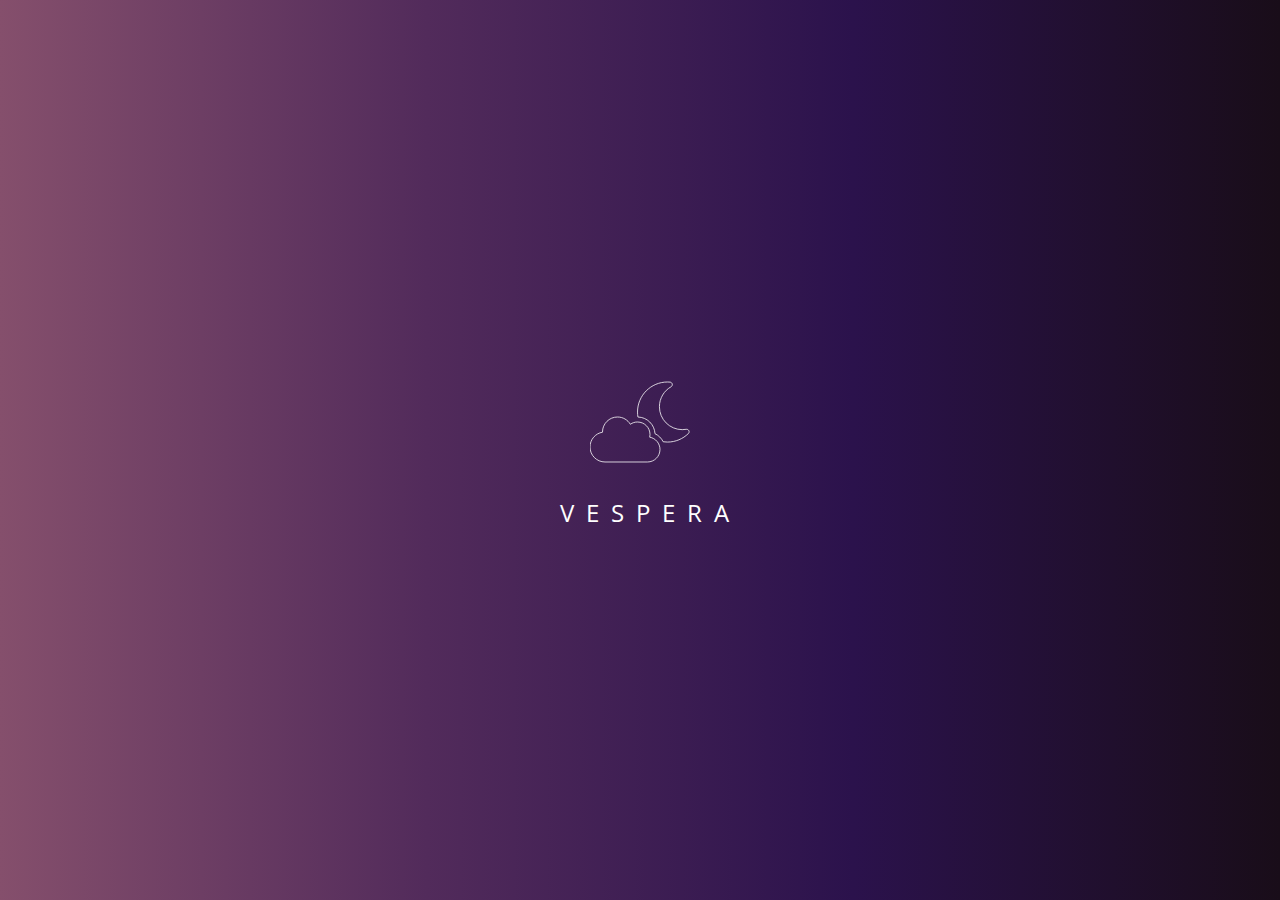
<file: index.html>
<!DOCTYPE html>
<html lang="en">

<head>
    <meta charset="UTF-8">
    <meta name="viewport" content="width=device-width, initial-scale=1.0">
    <link rel="stylesheet" href="styles.css">
    <title>Welcome to Vespera!</title>
</head>

<body>
    <main class="indexpage-main">
        <!---------------------LOADING PAGE-------------------->
        <div class="loading-page">
            <svg id="svg" xmlns="http://www.w3.org/2000/svg" viewBox="0 0 640 512"><!--!Font Awesome Free 6.5.1 by @fontawesome - https://fontawesome.com License - https://fontawesome.com/license/free Copyright 2024 Fonticons, Inc.--><path d="M495.8 0c5.5 0 10.9 .2 16.3 .7c7 .6 12.8 5.7 14.3 12.5s-1.6 13.9-7.7 17.3c-44.4 25.2-74.4 73-74.4 127.8c0 81 65.5 146.6 146.2 146.6c8.6 0 17-.7 25.1-2.1c6.9-1.2 13.8 2.2 17 8.5s1.9 13.8-3.1 18.7c-34.5 33.6-81.7 54.4-133.6 54.4c-9.3 0-18.4-.7-27.4-1.9c-11.2-22.6-29.8-40.9-52.6-51.7c-2.7-58.5-50.3-105.3-109.2-106.7c-1.7-10.4-2.6-21-2.6-31.8C304 86.1 389.8 0 495.8 0zM447.9 431.9c0 44.2-35.8 80-80 80H96c-53 0-96-43-96-96c0-47.6 34.6-87 80-94.6l0-1.3c0-53 43-96 96-96c34.9 0 65.4 18.6 82.2 46.4c13-9.1 28.8-14.4 45.8-14.4c44.2 0 80 35.8 80 80c0 5.9-.6 11.7-1.9 17.2c37.4 6.7 65.8 39.4 65.8 78.7z"/></svg>
            <div class="name-container">
                <div class="logo-name">Vespera</div>
            </div>
        </div>
        <!----------------------LOGIN PAGE--------------------->
            <div class="box">
                <div class="inner-box">
                    <div class="forms-wrap">
                        <form id="signInForm" autocomplete="off" class="sign-in-form">
                            <div class="intro-logo">
                                <img src="TwitterCloneUi/img/logo_light.png" alt="vespera" />
                                <h4>Vespera</h4>
                            </div>
    
                            <div class="heading">
                                <h2>Welcome Back</h2>
                                <h6>Not registered yet?</h6>
                                <a href="#" class="toggle">Sign Up</a>
                            </div>
    
                            <div class="actual-form">
                                <div class="input-wrap">
                                    <input id="usernameInput" type="text" minlength="4" class="input-field" autocomplete="off" required />
                                    <label>Username</label>
                                </div>
    
                                <div class="input-wrap">
                                    <input id="passwordInput" type="password" minlength="4" class="input-field" autocomplete="off" required />
                                    <label>Password</label>
                                </div>
    
                                <input type="submit" value="Sign In" class="sign-btn" />
    
                            </div>
                        </form>
    
                        <form action="home.html" autocomplete="off" class="sign-up-form">
                            <div class="intro-logo">
                                <img src="TwitterCloneUi/img/logo_light.png" alt="vespera" />
                                <h4>Vespera</h4>
                            </div>
    
                            <div class="heading">
                                <h2>Get Started</h2>
                                <h6>Already have an account?</h6>
                                <a href="#" class="toggle">Sign In</a>
                            </div>
    
                            <div class="actual-form">
                                <div class="input-wrap">
                                    <input type="text" minlength="4" class="input-field" autocomplete="off" required />
                                    <label>Username</label>
                                </div>
    
                                <div class="input-wrap">
                                    <input type="password" minlength="4" class="input-field" autocomplete="off" required />
                                    <label>Password</label>
                                </div>
    
                                <input type="submit" value="Sign Up" class="sign-btn" />
    
                            </div>
                        </form>
                    </div>
    
                    <div class="carousel">
                        <div class="images-wrapper">
                          <img src="TwitterCloneUi/img/2.png" class="image img-1 show" alt="" />
                          <img src="TwitterCloneUi/img/3.png" class="image img-2" alt="" />
                          <img src="TwitterCloneUi/img/1.png" class="image img-3" alt="" />
                        </div>
    
                        <div class="text-slider">
                            <div class="text-wrap">
                                <div class="text-group">
                                    <h2>Discover the artistry in communication</h2>
                                    <h2>Create bond beyond borders</h2>
                                    <h2>Unleash your thoughts</h2>
                                </div>
                            </div>
    
                            <div class="bullets">
                                <span class="active" data-value="1"></span>
                                <span data-value="2"></span>
                                <span data-value="3"></span>
                            </div>
                        </div>
                    </div>
                </div>
            </div>
        </div>
        
    </main>

    <script src="login.js"></script>
</body>

</html>
</file>
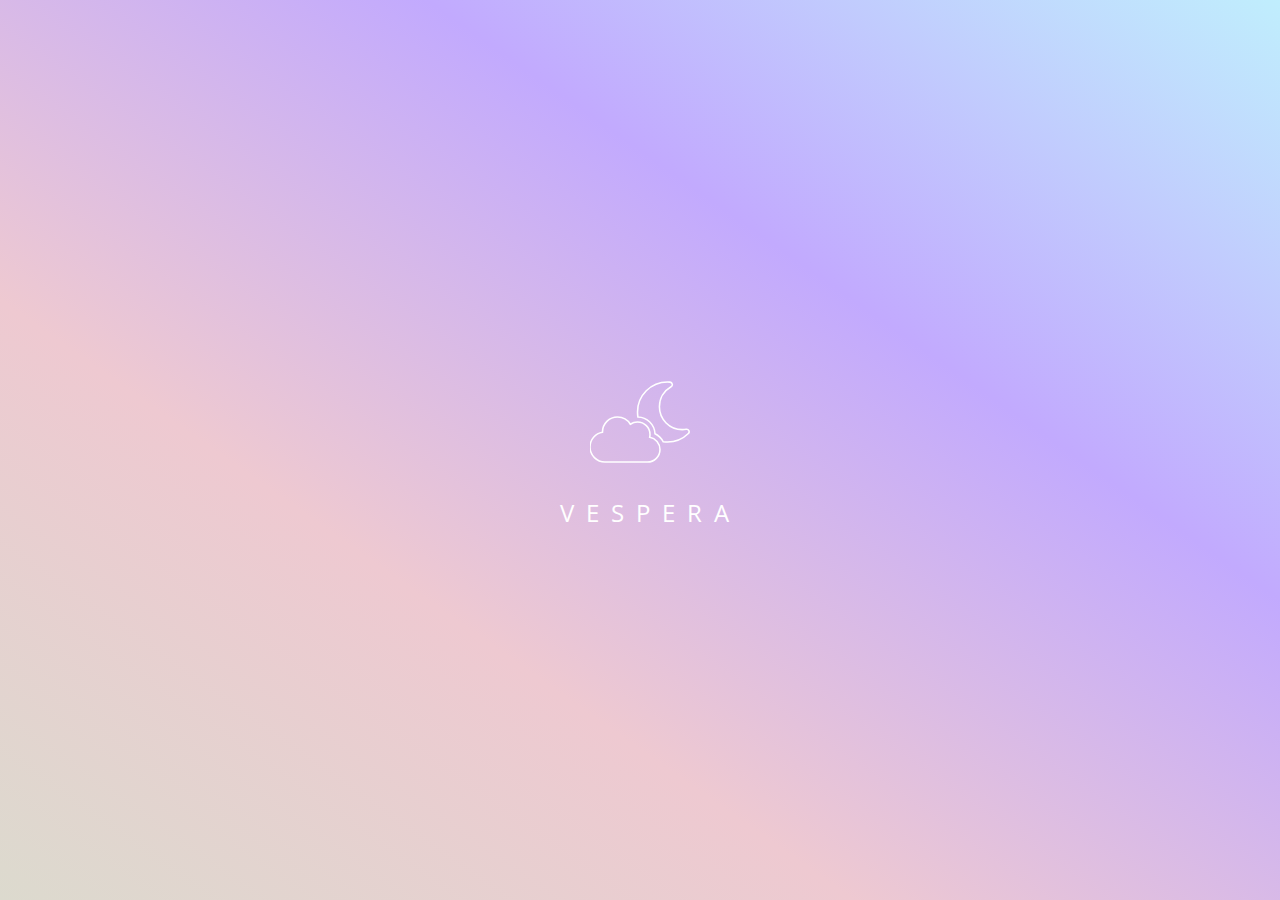
<file: TwitterCloneUi/index.html>
<!DOCTYPE html>
<html lang="en">

<head>
    <meta charset="UTF-8">
    <meta name="viewport" content="width=device-width, initial-scale=1.0">

    <!--=============== Tab Logo ===============-->
    <link rel="icon" type="image/x-icon" href="img/logo_light.png">

    <!--=============== CSS ===============-->
    <link rel="stylesheet" href="styles.css">
    <link rel="stylesheet" href="https://cdnjs.cloudflare.com/ajax/libs/font-awesome/6.0.0-beta2/css/all.min.css">
    <title>Welcome to Vespera!</title>
</head>

<body>
    <main class="indexpage-main">
        <!---------------------LOADING PAGE-------------------->
        <div class="loading-page">
            <svg id="svg" xmlns="http://www.w3.org/2000/svg" viewBox="0 0 640 512"><!--!Font Awesome Free 6.5.1 by @fontawesome - https://fontawesome.com License - https://fontawesome.com/license/free Copyright 2024 Fonticons, Inc.--><path d="M495.8 0c5.5 0 10.9 .2 16.3 .7c7 .6 12.8 5.7 14.3 12.5s-1.6 13.9-7.7 17.3c-44.4 25.2-74.4 73-74.4 127.8c0 81 65.5 146.6 146.2 146.6c8.6 0 17-.7 25.1-2.1c6.9-1.2 13.8 2.2 17 8.5s1.9 13.8-3.1 18.7c-34.5 33.6-81.7 54.4-133.6 54.4c-9.3 0-18.4-.7-27.4-1.9c-11.2-22.6-29.8-40.9-52.6-51.7c-2.7-58.5-50.3-105.3-109.2-106.7c-1.7-10.4-2.6-21-2.6-31.8C304 86.1 389.8 0 495.8 0zM447.9 431.9c0 44.2-35.8 80-80 80H96c-53 0-96-43-96-96c0-47.6 34.6-87 80-94.6l0-1.3c0-53 43-96 96-96c34.9 0 65.4 18.6 82.2 46.4c13-9.1 28.8-14.4 45.8-14.4c44.2 0 80 35.8 80 80c0 5.9-.6 11.7-1.9 17.2c37.4 6.7 65.8 39.4 65.8 78.7z"/></svg>
            <div class="name-container">
                <div class="logo-name">Vespera</div>
            </div>
        </div>
        <!----------------------LOGIN PAGE--------------------->
            <div class="box">
                <div class="inner-box">
                    <div class="forms-wrap">
                        <form id="signInForm" autocomplete="off" class="sign-in-form">
                            <div class="intro-logo">
                                <img src="img/white_light.png" id="intro-logo-img" alt="vespera">
                                <h4>Vespera</h4>
                            </div>
    
                            <div class="heading">
                                <h2>Welcome Back</h2>
                                <h6>Not registered yet?</h6>
                                <a href="#" class="toggle">Sign Up</a>
                            </div>
    
                            <div class="actual-form">
                                <div class="input-wrap">
                                    <input id="usernameInput" type="text" minlength="4" class="input-field" autocomplete="off" required />
                                    <label>Username</label>
                                </div>
    
                                <div class="input-wrap">
                                    <input id="passwordInput" type="password" minlength="4" class="input-field" autocomplete="off" required />
                                    <label>Password</label>
                                    <i id="togglePassword" class="fa-solid fa-eye-slash"></i>
                                </div>
    
                                <input type="submit" value="Sign In" class="sign-btn" />
    
                            </div>
                        </form>
    
                        <form action="home.html" autocomplete="off" class="sign-up-form">
                            <div class="intro-logo">
                                <img src="img/white_light.png" id="intro-logo-img" alt="vespera">
                                <h4>Vespera</h4>
                            </div>
    
                            <div class="heading">
                                <h2>Get Started</h2>
                                <h6>Already have an account?</h6>
                                <a href="#" class="toggle">Sign In</a>
                            </div>
    
                            <div class="actual-form">
                                <div class="input-wrap">
                                    <input type="text" id="signUpUsername" minlength="4" class="input-field" autocomplete="off" required />
                                    <label>Username</label>
                                </div>
    
                                <div class="input-wrap">
                                    <input type="password" id="signUpPassword" minlength="4" class="input-field" autocomplete="off" required />
                                    <label>Password</label>
                                    <i id="toggleUpPassword" class="fa-solid fa-eye-slash"></i>
                                </div>

                                <div class="input-wrap">
                                    <input id="confirmPassword" type="password" minlength="4" class="input-field" autocomplete="off" required />
                                    <label>Confirm password</label>
                                    <i id="toggleConfirmPassword" class="fa-solid fa-eye-slash""></i>
                                </div>
    
                                <input type="submit" value="Sign Up" class="sign-btn" />
    
                            </div>
                        </form>
                    </div>
    
                    <div class="carousel">
                        <div class="images-wrapper">
                          <img src="img/2.png" class="image img-1 show" alt="" />
                          <img src="img/3.png" class="image img-2" alt="" />
                          <img src="img/1.png" class="image img-3" alt="" />
                        </div>
    
                        <div class="text-slider">
                            <div class="text-wrap">
                                <div class="text-group">
                                    <h2>Discover the artistry in communication</h2>
                                    <h2>Create bond beyond borders</h2>
                                    <h2>Unleash your thoughts</h2>
                                </div>
                            </div>
    
                            <div class="bullets">
                                <span class="active" data-value="1"></span>
                                <span data-value="2"></span>
                                <span data-value="3"></span>
                            </div>
                        </div>
                    </div>
                </div>
            </div>
        </div>
        
    </main>

    <script src="login.js"></script>
    <script src="themetoggle.js"></script>
</body>

</html>
</file>
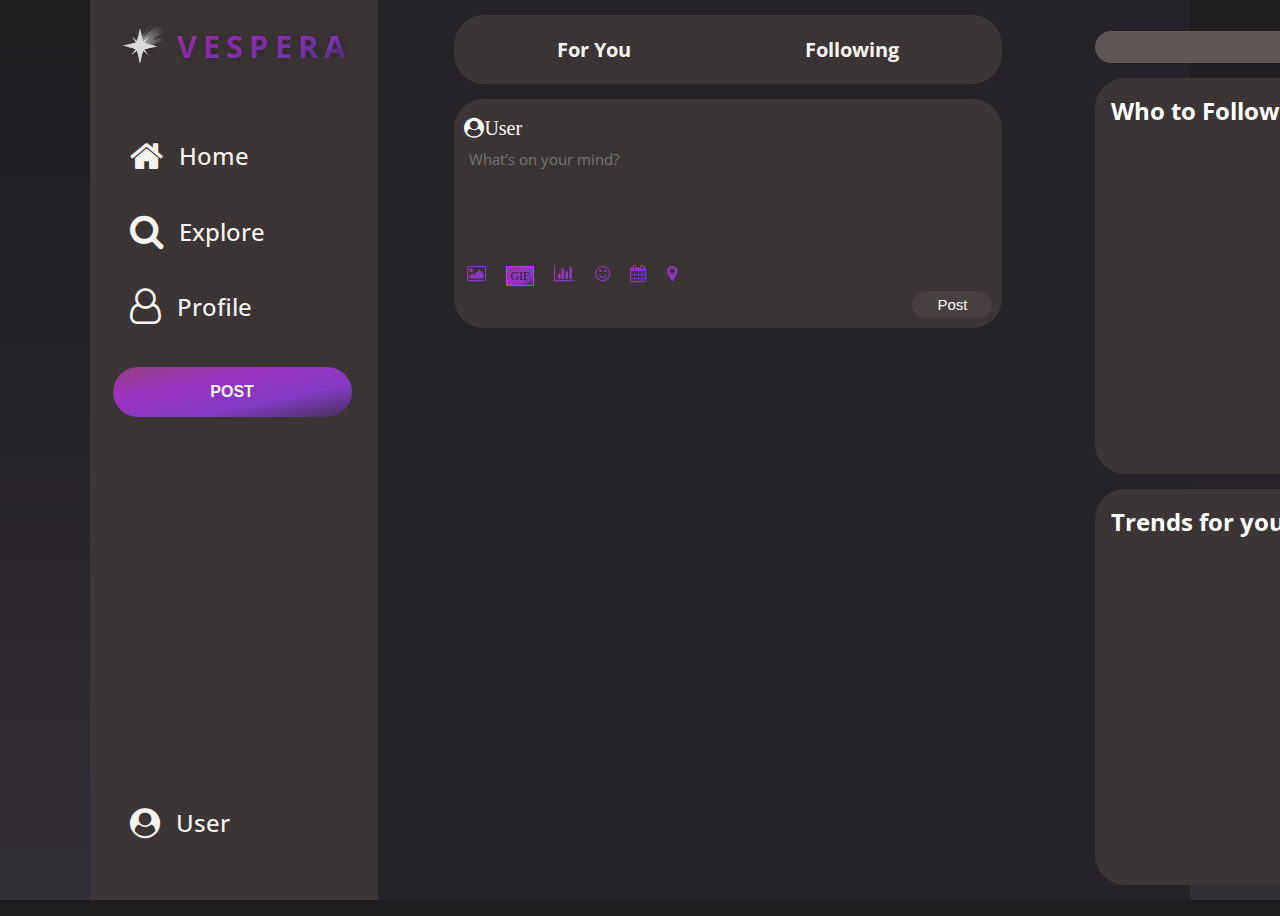
<file: home.html>
<!DOCTYPE html>
<html lang="en">

<head>
  <meta charset="UTF-8" />
  <meta name="viewport" content="width=device-width, initial-scale=1.0" />

  <!--=============== CSS ===============-->
  <link rel="stylesheet" href="styles.css" />
  <title>Vespera</title>
</head>

<body class="homepage-body">
  <!--==================== MAIN ====================-->
  <div class="home-container">
    <!----------------------NAVIGATION BAR--------------------->
    <nav>
      <div class="top">
        <div class="home-logo">
          <img src="TwitterCloneUi/img/logo_light.png" alt="vespera">
          <a href="index.html"><h2>VESPERA</h2></a>
        </div>
        <div class="close" id="close-btn">
          <i class="fa fa-close"></i>
        </div>
      </div>
      <div class="nav-container">
          <a href="#" class="nav-btn">
            <i class="fa fa-home"></i>
            <h3>Home</h3>
          </a>
          <a href="#" class="nav-btn">
            <i class="fa fa-search"></i>
            <h3>Explore</h3>
          </a>
          <a href="profile.html" class="nav-btn">
            <i class="fa fa-user-o"></i>
            <h3>Profile</h3>
          </a>
          <a href="#">
            <!--<i class="fa fa-user-o" style="font-size:36px"></i>-->
            <button class="post-btn"><h3>POST</h3></button>
          </a>
          <div class="nav-user">
            <i class="fa fa-user-circle" style="font-size:30px"></i>
            <h3>User</h3>
          </div>
      </div>
    </nav>
    <!----------------------CONTENT(middle) SECTION--------------------->
    <main class="homepage-main">
      <div class="feed-tab">
        <h4>For You</h4>
        <h4>Following</h4>
      </div>
      <div class="content-container">
        <div class="feed-container">
          <div class="post-container">
            <div class="content-post">
              <!----<img alt="user-img">---->
              <i class="fa fa-user-circle" id="placeholder-user"><span id="username">User</span></i> <!--Remove this placeholder for User to apply actual user profile-->
              <textarea name="user-post" id="userPost" placeholder="What's on your mind?" cols="30" rows="5" maxlength="180" oninput="checkInput()" onclick="enablePostButton()"></textarea>
            </div>
            <div class="btn-container">
              <button><i class="fa fa-image"></i></button> 
              <button><i class="fa fa-giphy" id="gif">GIF</i></button>
              <button><i class="fa fa-bar-chart"></i></button>
              <button><i class="fa fa-smile-o"></i></button>
              <button><i class="fa fa-calendar"></i></button>
              <button><i class="fa fa-map-marker"></i></button>
            </div>
              <button class="btn-container-post" id="post" onclick="postTweet()" disabled>Post</button>
          </div>
          <div id="post-container"></div> 
        </div>
      </div>
      
    </main>
    <!----------------------(third) SECTION--------------------->
    <div class="sidecontent-container">
      <div class="search-container">
        <!--search-icon-->
        <!--textbox cguro-->
      </div>
      <div class="tofollow-container">
        <h3>Who to Follow</h3>
        <div class="tofollow-user"></div>
      </div>
      <div class="trend-container">
        <h3>Trends for you</h3>
        <div class="trend-content"></div>
      </div>
    </div>
  </div>

  <script src="login.js"></script>

</body>
</html>
</file>
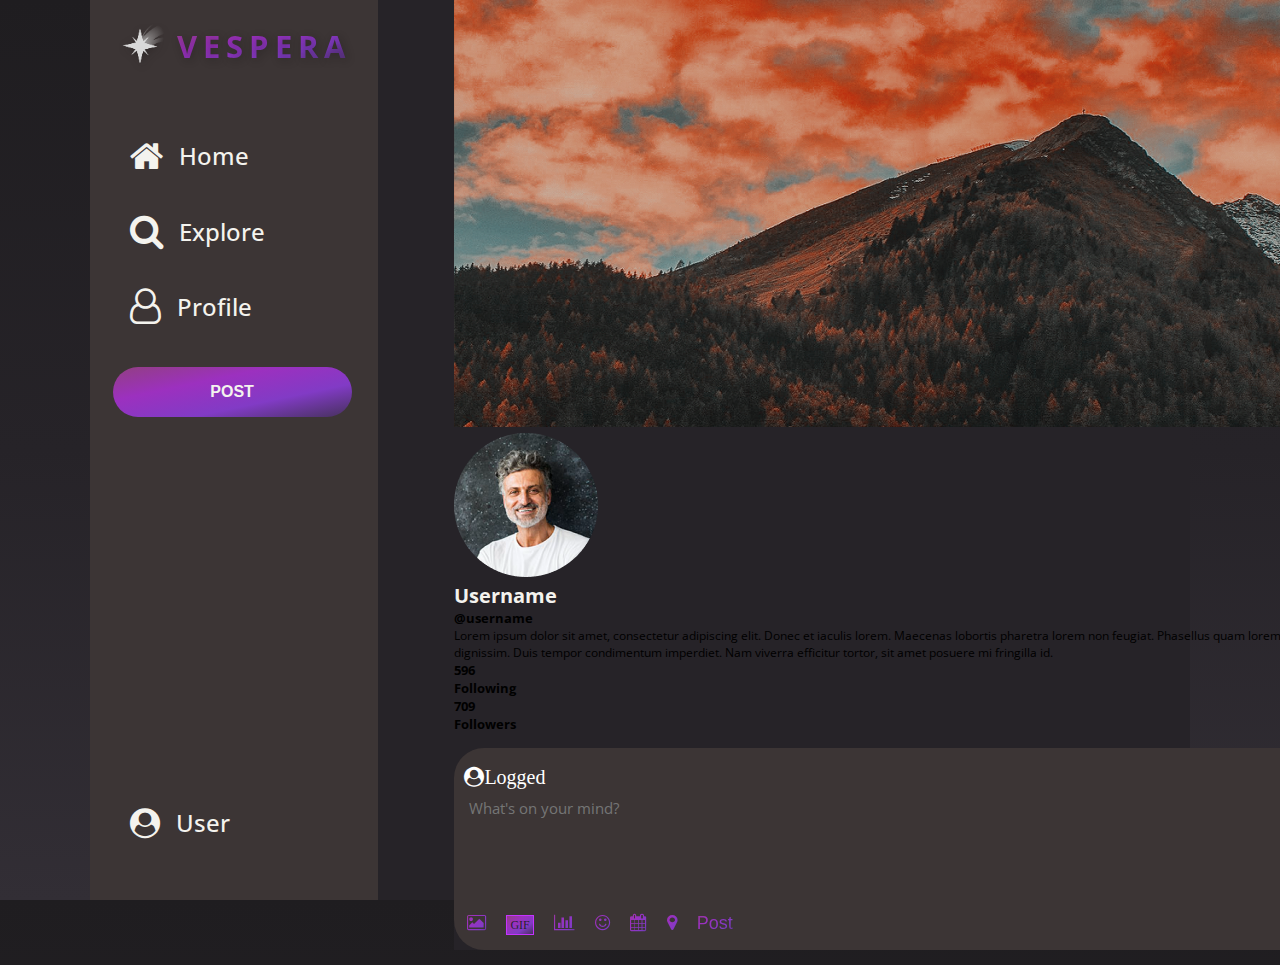
<file: profile.html>
<!DOCTYPE html>
<html lang="en">

<head>
    <meta charset="UTF-8" />
    <meta name="viewport" content="width=device-width, initial-scale=1.0" />

    <!--=============== CSS ===============-->
    <link rel="stylesheet" href="styles.css" />
    <title>Vespera</title>
</head>

<body class="homepage-body">
    <!--==================== MAIN ====================-->
    <div class="home-container">
        <!----------------------NAVIGATION BAR--------------------->
        <nav>
            <div class="top">
                <div class="home-logo">
                    <img src="TwitterCloneUi/img/logo_light.png" alt="vespera">
                    <a href="index.html">
                        <h2>VESPERA</h2>
                    </a>
                </div>
                <div class="close" id="close-btn">
                    <i class="fa fa-close"></i>
                </div>
            </div>
            <div class="nav-container">
                <a href="home.html" class="nav-btn">
                    <i class="fa fa-home"></i>
                    <h3>Home</h3>
                </a>
                <a href="#" class="nav-btn">
                    <i class="fa fa-search"></i>
                    <h3>Explore</h3>
                </a>
                <a href="#" class="nav-btn">
                    <i class="fa fa-user-o"></i>
                    <h3>Profile</h3>
                </a>
                <a href="#">
                    <!--<i class="fa fa-user-o" style="font-size:36px"></i>-->
                    <button class="post-btn">
                        <h3>POST</h3>
                    </button>
                </a>
                <div class="nav-user">
                    <i class="fa fa-user-circle" style="font-size:30px"></i>
                    <h3>User</h3>
                </div>
            </div>
        </nav>
        <!----------------------CONTENT(middle) SECTION--------------------->
        <main class="profilepage-main">
            <div class="header-pic">
                <img src="TwitterCloneUi/img/headerpic.png">
            </div>
            <div class="profile-container">
                <img src="TwitterCloneUi/img/user_pfp.png">
                <h4>Username</h4>
                <h5>@username</h5>
                <p>Lorem ipsum dolor sit amet, consectetur adipiscing elit. Donec et iaculis lorem. 
                    Maecenas lobortis pharetra lorem non feugiat. Phasellus quam lorem, laoreet sed aliquam 
                    a, lobortis ut risus. Sed lacinia est ac nisl fermentum dignissim. Duis tempor condimentum imperdiet. Nam viverra efficitur tortor, sit amet posuere mi fringilla id.</p>
                <div class="profile-follows">
                    <h5>596</h5>
                    <h5>Following</h5>
                    <h5>709</h5>
                    <h5>Followers</h5>
                </div>
            </div>
            <div class="content-container">
                <div class="feed-container">
                  <div class="post-container">
                    <div class="content-post">
                      <!----<img alt="user-img">---->
                      <i class="fa fa-user-circle" id="placeholder-user"><span id="username">Logged</span></i> <!--Remove this placeholder for User to apply actual user profile-->
                      <textarea name="user-post" id="userPost" placeholder="What's on your mind?" cols="30" rows="5" maxlength="180"></textarea>
                    </div>
                    <div class="btn-container">
                      <button><i class="fa fa-image"></i></button> 
                      <button><i class="fa fa-giphy" id="gif">GIF</i></button>
                      <button><i class="fa fa-bar-chart"></i></button>
                      <button><i class="fa fa-smile-o"></i></button>
                      <button><i class="fa fa-calendar"></i></button>
                      <button><i class="fa fa-map-marker"></i></button>
                      <button id="post" onclick="postTweet()">Post</button>
                    </div>
                  </div>
                  <div id="post-container"></div> 
                </div>

        </main>
        <!----------------------(third) SECTION--------------------->
        <div class="sidecontent-container">
            <div class="search-container">
                <!--search-icon-->
                <!--textbox cguro-->
            </div>
            <div class="tofollow-container">
                <h3>Who to Follow</h3>
                <div class="tofollow-user"></div>
            </div>
            <div class="trend-container">
                <h3>Trends for you</h3>
                <div class="trend-content"></div>
            </div>
        </div>
    </div>

    <script src="login.js"></script>
</body>

</html>
</file>
<file: styles.css>
/*=============== GOOGLE FONTS ===============*/
@import url('https://fonts.googleapis.com/css2?family=Open+Sans:ital,wght@0,300..800;1,300..800&display=swap');
@import url('https://cdnjs.cloudflare.com/ajax/libs/font-awesome/4.7.0/css/font-awesome.min.css');

/*=============== VARIABLES CSS ===============*/
:root {
    
    /*========== Color Scheme ==========*/
    --lightest-color: #FBE4D8;
    --lighter-color: #DFB6B2;
    --light-color: #854F6C;
    --dark-color: #522B5B;
    --darker-color: #2B124C;
    --darkest-color: #190D19;
    --text-color: #f4f3ee;
    --text-muted-color: #606060;
    --light-bgcolor: #322e35;
    --dark-bgcolor: #262328;
    --darker-bgcolor: #1f1d20;
    --light-container-color: #3C3535;
    --lighter-container-color: #5E5555;

    /*======= Font and typography =====*/
    --body-font: 'Open Sans', sans-serif;
    --big-font-size: 3rem;
    --h1-font-size: 2.5rem;
    --h2-font-size: 2.25rem;
    --h3-font-size: 1.5rem;
    --h4-font-size: 1.25rem;
    --larger-font-size: 1.2rem;
    --large-font-size: 1.125rem;
    --small-font-size: 0.75rem;

    /*========== Font weight ==========*/
    --weight-300: 300;
    --weight-400: 400;
    --weight-600: 600;
}

/*=============== BASE ===============*/
    *,
    *::before,
    *::after {
        padding: 0;
        margin: 0;
        box-sizing: border-box;
    }

    body,
    input {
        font-family: var(--body-font);
        height: 100vh;
    }

    .indexpage-main {
        width: 100%;
        min-height: 100vh;
        overflow: hidden;
        background: linear-gradient(to right, #854F6C, #522B5B, #2B124C, #190D19);
        padding: 2rem;
        display: flex;
        align-items: center;
        justify-content: center;
    }

/*--------------- FOR HOME HTML ---------------*/

    .homepage-body *{
        outline: 0;
        appearance: none;
        border: 0;
        text-decoration: none;
        list-style: none;
    }
    .homepage-body{
        background: linear-gradient(to top, var(--light-bgcolor), var(--dark-bgcolor), var(--darker-bgcolor));
        /*background: linear-gradient(to top, #522B5B, #2B124C, #190D19);*/
        user-select: none;
        overflow-x: hidden;
    }


/*=============== REUSABLE CSS CLASSES ===============*/
    h1{
        font-weight: 800;
        font-size: var(--h1-font-size);
    }
    h2{
        font-size: var(--h2-font-size);
    }
    h3{
        font-size: var(--h3-font-size);
    }
    h4{
        font-size: var(--h4-font-size);
        color: var(--text-color);
    }
    small, p{
        font-size: var(--small-font-size);
    }
    .text-muted{
        color: var(--text-muted-color);
    }

/*=============== PRELOADER ================*/
    .loading-page {
        top: 0;
        left: 0;
        height: 100%;
        width: 100%;
        display: flex;
        flex-direction: column;
        gap: 1.5rem;
        align-items: center;
        justify-content: center;

        opacity: 1;
        transform: translateY(0);
        transition: opacity 1s ease, transform 1s ease;
    }

    #svg {
        height: 100px;
        width: 100px;
        stroke: #fff;
        fill-opacity: 0;
        stroke-width: 5px;
        stroke-dasharray: 4500;
        animation: draw 4s ease;
    }


    @keyframes draw {
        0% {
            stroke-dashoffset: 4500;
        }
        100% {
            stroke-dashoffset: 0;
        }
    }

    .logo-name {
        color: #fff;
        font-size: var(--h3-font-size);
        letter-spacing: 12px;
        text-transform: uppercase;
        margin-left: 20px;
        
    }

    .exit-animation {
        opacity: 0;
        transform: translateY(-20px);
    }

/*=============== LOGIN PAGE ===============*/
    .box {
    position: relative;
    width: 100%;
    display: none;
    max-width: 1020px;
    height: 600px;
    background: rgba(255,255,255,0.1);
    border-color: white;
    backdrop-filter: blur(5px);
    border-radius: 15px;
    box-shadow: 0 25px 45px rgba(0,0,0,0.2);
    border: 1px solid rgba(255,255,255,0.5);
    border-right: 1px solid rgba(255,255,255,0.2);
    border-right: 1px solid rgba(255,255,255,0.2);

    }
    .inner-box {
        position: absolute;
        width: calc(100% - 4.5rem);
        height: calc(100% - 4.5rem);
        top: 50%;
        left: 50%;
        transform: translate(-50%, -50%);
    }

    .forms-wrap {
        position: absolute;
        height: 100%;
        width: 45%;
        top: 0;
        left: 0;
        display: grid;
        grid-template-columns: 1fr;
        grid-template-rows: 1fr;
        transition: 0.8s ease-in-out;
    }

    form {
        max-width: 260px;
        width: 100%;
        margin: 0 auto;
        height: 100%;
        display: flex;
        flex-direction: column;
        justify-content: space-evenly;
        grid-column: 1 / 2;
        grid-row: 1 / 2;
        transition: opacity 0.02s 0.4s;
    }

    form.sign-up-form {
        opacity: 0;
        pointer-events: none;
    }

    .errorMessage{
        color: red;
        font-size: 0.75rem;
        margin-bottom: 1rem;
    }

    .intro-logo {
        display: flex;
        align-items: center;
    }

    .intro-logo img {
        width: 40px;
        margin-right: 0.5rem;
    }

    .intro-logo h4 {
        font-size: 1rem;
        letter-spacing: -0.5px;
        color: #fff;
    }

    .heading h2 {
        font-size: 2.1rem;
        font-weight: var(--weight-600);
        color: #f4f3ee;
    }

    .heading h6 {
        color: #f4f3ee;
        font-weight: var(--weight-400);
        font-size: 0.75rem;
        margin-top: 0.5rem;
        display: inline;
    }

    .toggle {
        color: #151111;
        text-decoration: underline;
        font-size: 0.75rem;
        font-weight: var(--weight-600);
        transition: 0.3s;
    }

    .toggle:hover {
        color: #fff;
    }

    .input-wrap {
        position: relative;
        height: 37px;
        margin-bottom: 2rem;
    }

    .input-field {
        position: absolute;
        width: 100%;
        height: 100%;
        background: none;
        border: none;
        outline: none;
        border-bottom: 1px solid #bbb;
        padding: 0;
        font-size: 0.95rem;
        color: #151111;
        transition: 0.4s;
    }

    label {
        position: absolute;
        left: 0;
        top: 50%;
        transform: translateY(-50%);
        font-size: 0.95rem;
        color: #f4f3ee;
        pointer-events: none;
        transition: 0.4s;
    }

    .input-field.active {
        border-bottom-color: #151111;
    }

    .input-field.active + label{
        font-size: 0.75rem;
        top: -2px;
    }

    .sign-btn {
        display: inline-block;
        width: 100%;
        height: 43px;
        background: #230A34;
        color: #fff;
        font-weight: 600;
        border: none;
        cursor: pointer;
        border-radius: 0.8rem;
        font-size: 0.8rem;
        margin-bottom: 2rem;
        transition: 0.3s;
    }

    .sign-btn:hover {
        background-color: #fff;
        color: #151111;
    }

    .text {
        color: #bbb;
        font-size: 0.7rem;
    }

    .text a{
        color: #bbb;
        transition: 0.3s;
    }

    .text a:hover {
        color: #fff;
    }

    main.sign-up-mode form.sign-in-form {
        opacity: 0;
        pointer-events: none;
    }

    main.sign-up-mode form.sign-up-form {
        opacity: 1;
        pointer-events: all;
    }

    main.sign-up-mode .forms-wrap {
        left: 55%;
    }

    main.sign-up-mode .carousel {
        left: 0%;
    }

    .carousel {
        position: absolute;
        height: 100%;
        width: 55%;
        left: 45%;
        top: 0;
        background: linear-gradient(to top, #854F6C, #522B5B, #2B124C, #190D19);;
        border-radius: 2rem;
        display: grid;
        grid-template-rows: auto 1fr;
        padding-bottom: 2rem;
        overflow: hidden;
        transition: 0.8s ease-in-out;
    }

    .images-wrapper {
        display: grid;
        grid-template-columns: 1fr;
        grid-template-rows: 1fr;
    }

    .image {
        width: 100%;
        grid-column: 1/2;
        grid-row: 1/2;
        opacity: 0;
        transition: opacity 0.3s, transform 0.5s;
    }

    .img-1 {
        transform: translate(0, -50px);
    }

    .img-2 {
        transform: scale(0.4, 0.5);
    }

    .img-3 {
        transform: scale(0.3) rotate(-20deg);
    }

    .image.show {
        opacity: 1;
        transform: none;
    }

    .text-slider {
        display: flex;
        align-items: center;
        justify-content: center;
        flex-direction: column;
    }

    .text-wrap {
        max-height: 2.2rem;
        overflow: hidden;
        margin-bottom: 2.5rem;
    }

    .text-group {
        display: flex;
        flex-direction: column;
        text-align: center;
        transform: translateY(0);
        transition: 0.5s;
    }

    .text-group h2 {
        line-height: 2rem;
        color: #f4f3ee;
        font-weight: var(--weight-600);
        font-size: 1rem;
    }

    .bullets {
        display: flex;
        align-items: center;
        justify-content: center;
    }

    .bullets span {
        display: block;
        width: 0.5rem;
        height: 0.5rem;
        background-color: #aaa;
        margin: 0 0.25rem;
        border-radius: 50%;
        cursor: pointer;
        transition: 0.3s;
    }

    .bullets span:hover {
        background-color: #151111;
    }

    .bullets span.active {
        width: 1.1rem;
        background-color: #fff;
        border-radius: 1rem;
    }  

/*=============== BREAKPOINTS ===============*/

    @media (max-width: 850px) {
    /*------------- LOADING PAGE -------------*/
        .box {
            height: auto;
            max-width: 550px;
            overflow: hidden;
        }

        .inner-box {
            position: static;
            transform: none;
            width: revert;
            height: revert;
            padding: 2rem;
        }

        .forms-wrap {
            position: revert;
            width: 100%;
            height: auto;
        }

        form {
            max-width: revert;
            padding: 1.5rem 2.5rem 2rem;
            transition: transform 0.8s ease-in-out, opacity 0.45s linear;
        }

        .heading {
            margin: 2rem 0;
        }

        form.sign-up-form {
            transform: translateX(100%);
        }

        main.sign-up-mode form.sign-in-form {
            transform: translateX(-100%);
        }

        main.sign-up-mode form.sign-up-form {
            transform: translateX(0%);
        }

        .carousel {
            position: revert;
            height: auto;
            width: 100%;
            padding: 3rem 2rem;
            display: flex;
        }

        .images-wrapper {
            display: none;
        }

        .text-slider {
            width: 100%;
        }
    }

    @media (max-width: 530px) {
    /*------------- LOADING PAGE -------------*/
        main {
            padding: 1rem;
        }
        
        .box {
            border-radius: 2rem;
        }

        .inner-box {
            padding: 1rem;
        }


        .carousel {
            padding: 1.5rem 1rem;
            border-radius: 1.6rem;
        }

        .text-wrap {
            margin-bottom: 1rem;
        }

        .text-group h2 {
            font-size: 1.2rem;
        }

        form {
            padding: 1rem 2rem 1.5rem
        }
    }

/*=============== NAVIGATION ==============*/
    .home-container{
        display: grid;
        width: 86%;
        margin: 0 auto;
        /*guide bg lang*/
        background: rgb(38,35,40);
        gap: 4.8rem;
        grid-template-columns: 18rem auto 18rem; /*size ni each section*/
        height: 100%;
    }

    .home-logo img{
        display: block;
        width: 50%;                 
    }
    .profile-photo{ /*Not used yet?*/
        border-radius: 50%;
        overflow: hidden;
    }


    /*for the 3 sections on main*/
    .home-container nav{
        height: 100%;

    }
    .home-container nav{
        background: var(--light-container-color);
        height: 100vh;
    }
    .home-container .top{
        /*background: white;*/
        background: var(--light-container-color);
        
        display: flex;
        align-items: center;
        justify-content: space-between;
        margin-top: 1.4rem;
    }
    .home-logo{
        display: flex;
        gap: .8rem;
        margin: 0 auto;
        justify-content: center;
        align-items: center;
    }
    .home-logo img{
        width: rem;
        height: 3rem;
        filter: drop-shadow(2px 2px 4px rgba(19, 16, 16, 0.3));

    }
    .home-logo h2 {
        
        background: linear-gradient(to bottom right, rgba(231, 73, 206, 50%), rgba(188, 47, 237, 75%), rgba(143, 60, 225, 83.75%), rgba(70, 49, 92, 100));
        -webkit-background-clip: text;
        background-clip: text;
        color: transparent;
        letter-spacing:0.2em;
        text-shadow: 2px 2px 8px rgba(19, 16, 16, 0.3);
        font-size: 1.95rem;
    }
    .home-container .close{
        display: none; /*UNHIDE MO*/
    }

    .nav-container{
        display: flex;
        flex-direction: column;
        height: 86vh;
        position: relative;
        top: 3rem;
    }
    .nav-container .nav-user{
        position: absolute;
        bottom: 2rem;
        width: 100%;
    }

    .nav-btn{
        font-size: 36px;
    }
    .nav-btn, .nav-user, .post-btn{
        color: var(--text-color);
    }
    .nav-btn, .nav-user{
        display: flex;
        margin: .5rem 2.5rem;
        gap: 1rem;
        align-items: center;
        position: relative;
        height: 3.7rem;
        transition: all 200ms ease;
    }
    .nav-btn i, .nav-btn h3{
        transition: all 300ms ease;
    }
    .nav-btn:hover{
        background: linear-gradient(to bottom right, rgba(231, 73, 206, 50%), rgba(188, 47, 237, 75%), rgba(143, 60, 225, 83.75%), rgba(70, 49, 92, 100));
        -webkit-background-clip: text;
        background-clip: text;
        color: transparent;
        margin-right: 0;
        font-weight: 750;
        width: 86%;
        border-radius: 30px 0 0 30px;
    }
    .nav-btn:before:hover{
        content: "";
        width: 6px;
    }
    .nav-btn:hover i{
        margin-left: 1rem;
    }

    .post-btn{
        background: linear-gradient(to bottom right, rgba(231, 73, 206, 50%), rgba(188, 47, 237, 75%), rgba(143, 60, 225, 83.75%), rgba(70, 49, 92, 100));
        margin-left: 23px;
        margin-top: 23px;
        width: 239px;
        border-radius: 197px;
        padding: 1rem;
    }

    .post-btn:hover {
        background: #262328;
        cursor: pointer;
    }
    .post-btn h3{
        font-size: 16px;
        font-weight: 700;
    }
    nav h3, .post-btn{
        font-weight: 500;
    }

/*=============== HOMEPAGE ==============*/
    /*.homepage-main{
        margin-top: 1.4rem;
    }*/
    .feed-tab {
        display: flex;
        background: var(--light-container-color);
        padding: 1rem;
        margin: 15px auto;
        border-radius: 30px;
    }
    
    .feed-tab h4 {
        padding: 5px 10px;
        margin: auto;
        cursor: pointer;
    }


    #userPost{
        font-family: var(--body-font);
        color: #e9ecef;
        background: none;
        font-size: 15px;
        border: none;
        padding: 5px 5px;
        margin-top: 0.25rem;
        width: 100%;
        box-sizing: border-box;
        resize: none;
        overflow-y: hidden;
    }

    #placeholder-user{ /* Change this to apply user profile */
        font-style: var(--big-font-size);
        margin-top: 0.55rem;
        color: white;
        font-weight: var(--weight-400);
        font-size: var(--h4-font-size);
    }


    .btn-container button{
        background: none;
        border: none;
        border-radius: 50%;
        background: linear-gradient(to bottom right, rgba(231, 73, 206, 50%), rgba(188, 47, 237, 75%), rgba(143, 60, 225, 83.75%), rgba(70, 49, 92, 100));
        -webkit-background-clip: text;
        background-clip: text;
        color: transparent;
        cursor: pointer;
        font-size: 18px;
        margin-right: 10px;
        padding: 5px 3px;
        transition: all 200ms ease-in-out;
      }

      .btn-container button:hover{
        background-color: transparent;
        color:white;
    }

    .btn-container #gif {
        border: 1px solid #C533FF;
        color: #262328;
        font-size: 12px; 
        padding: 3px 3px;
        background: linear-gradient(to bottom right, rgba(231, 73, 206, 50%), rgba(188, 47, 237, 75%), rgba(143, 60, 225, 83.75%), rgba(70, 49, 92, 100));
    }

    .btn-container #gif:hover {
        background: white;
        border: white;
    }

    .btn-container-post {
        background: rgb(100, 95, 95);
        color: rgb(247, 247, 247);
        font-size: 15px;
        width: 5rem;
        height: 1.7rem;
        resize: none;
        cursor: pointer;
        border-radius: 150px;
        margin-left: 28rem;
    }

    .btn-container-post:enabled:hover {
        background: linear-gradient(to bottom right, rgba(231, 73, 206, 50%), rgba(188, 47, 237, 75%), rgba(143, 60, 225, 83.75%), rgba(70, 49, 92, 100));
        color: white;
    }
    
    .btn-container-post:disabled {
        background-color: #494141; /* Grey */
        cursor: not-allowed !important; /* Ensure not-allowed cursor for disabled state */
    }
    

    .btn-container-tweet button{
        background-color: transparent;
        color:white;
        margin-right: 18px;
        padding: 8px 8px;
        justify-content: space-evenly;

    }

    .btn-container-tweet button:hover{
        background: linear-gradient(to bottom right, rgba(231, 73, 206, 50%), rgba(188, 47, 237, 75%), rgba(143, 60, 225, 83.75%), rgba(70, 49, 92, 100));
        -webkit-background-clip: text;
        background-clip: text;
        color: transparent;
        transform: scale(1.1);
        cursor: pointer;

    }

    .content-container{
        background-color: rgb(38,35,40);
        max-height: 80%;
    }

    .post-container{
        gap: 1.6rem;
        margin: 15px auto;
        padding: 10px;
        background: var(--light-container-color);
        border-radius: 30px;
    }

    .tweet-container {
        color: white;
        gap: 1.6rem;
        margin: 15px auto;
        padding: 10px;
        background: var(--light-container-color);
        border-radius: 30px;
      }

    .sidecontent-container{
        justify-content: center;
        align-items: center;
        margin: 0 auto;
        padding: 1rem;
        width: 100%;
    }
    .search-container{
        gap: 1.6rem;
        background-color: var(--lighter-container-color);
        display: flex;
        padding: 1rem;
        margin: 15px auto;
        border-radius: 30px;
    }

    /*------------- RECOMMENDED USER PAGE -------------*/
    /*WALA PA TOO AYAW LUMABAS WAIT LANG*/
    .tofollow-container{
        gap: 1.6rem;
        background-color: var(--light-container-color);
        display: flex;
        color: white;
        padding: 1rem;
        margin: 15px auto;
        border-radius: 30px;
        height: 44vh;
    }
    /*.tofollow-user{
        background-color: pink;
    }*/

    /*------------- TREND CONTENT PAGE -------------*/
    .trend-container{
        gap: 1.6rem;
        background-color: var(--light-container-color);
        display: flex;
        font-size: 3rem;
        color: white;
        padding: 1rem;
        margin: 15px auto;
        border-radius: 30px;
        height: 44vh;
    }
    /*.trend-content{
        background-color: pink;
    }*/
</file>
<file: TwitterCloneUi/styles.css>
/*=============== GOOGLE FONTS ===============*/
@import url('https://fonts.googleapis.com/css2?family=Open+Sans:ital,wght@0,300..800;1,300..800&display=swap');
@import url('https://cdnjs.cloudflare.com/ajax/libs/font-awesome/5.15.4/css/all.min.css');
@import url('https://cdnjs.cloudflare.com/ajax/libs/font-awesome/4.7.0/css/font-awesome.min.css');


/*=============== VARIABLES CSS ===============*/
:root {
    
    /*========== Color Scheme ==========*/

    /*---------- PERMANENT ----------*/
    --color-lightest-white: #fff;
    --color-lighter-white: #f4f3ee;
    --color-darker-black: #151111;
    --signbtncolor-intro: #230A34;
    --timeline-post-color: #878686;
    --search-icon-color--search-icon-color: #3C3535;

    /*---------- Gradient Scheme ----------*/
    --gradient-color1: #dcdace;
    --gradient-color2: #eec9d1;
    --gradient-color3: #c2aafe;
    --gradient-color4: #c0eefd;

    --reverse-gradient-color1: #854F6C;
    --reverse-gradient-color2: #522B5B;
    --reverse-gradient-color3: #2B124C;
    --reverse-gradient-color4: #190D19;

    /*---------- Intro ----------*/
    --fontcolor-1: #000000;
    --fontcolor-2: #151111;

    --bullets-inactive-color: #151111;
    --bullets-hover-color: #fff;
    --bullets-active-color: #151111;

    --eye-color: #151111;

    /*---------- Navigation ----------*/
    --navbar-blur-bgcolor: rgba(255, 255, 255, 0.24);
    --bgcolor-1: #f4f3ee; 
    --bgcolor-2: #352e2e;

    /*---------- Timeline ----------*/
    --timeline-container-color: #f4f3ee;
    --timeline-btns-color: #d6d3d396;
    --timeline-postbtn-color: #878686;

    --search-container-color: #f4f3ee;
    --side-content-container-color: #ffffff1a;

    --trend-content-li-color: #f4f3ee;
    --trend-content-btn-color: #f4f3ee;
    --trend-content-p-color: #7c547e;
    /*---------- Profile ----------*/
    --home-content-container-color: #f4f3ee;
    --font-text-muted-color: #bebbbb;

    /*---------- To Follow Btns ----------*/
    --followbtn: #c7defe;

    /*---------- Pop-Up ----------*/
    --poptxt: #151111;
    --popbkg: #f4f3ee;

    /*======= Font and typography =====*/
    --body-font: 'Open Sans', sans-serif;
    --big-font-size: 3rem;
    --h1-font-size: 2.5rem;
    --h2-font-size: 2.25rem;
    --h3-font-size: 1.5rem;
    --h4-font-size: 1.25rem;
    --larger-font-size: 1.2rem;
    --large-font-size: 1.125rem;
    --small-font-size: 0.75rem;

    /*========== Font weight ==========*/
    --weight-300: 300;
    --weight-400: 400;
    --weight-600: 600;
}

#dark-mode{
    /*---------- Gradient Scheme ----------*/
    --gradient-color1: #854F6C;
    --gradient-color2: #522B5B;
    --gradient-color3: #2B124C;
    --gradient-color4: #190D19;

    --reverse-gradient-color1: #dcdace;
    --reverse-gradient-color2: #eec9d1;
    --reverse-gradient-color3: #c2aafe;
    --reverse-gradient-color4: #c0eefd;

    /*---------- Intro ----------*/
    --fontcolor-1: #fff;
    --fontcolor-2: #f4f3ee;

    --bullets-inactive-color: #aaa;
    --bullets-hover-color: #151111;
    --bullets-active-color: #fff;

    /*---------- Navigation ----------*/
    --navbar-blur-bgcolor: rgba(0, 0, 0, 0.24);
    --bgcolor-1: #151111;
    --bgcolor-2: #f4f3ee;
    --eye-color: #f4f3ee;

    /*---------- Timeline ----------*/
    --timeline-container-color: #3C3535;
    --timeline-btns-color: #262328;
    --timeline-postbtn-color: #878686;

    --search-container-color: #5E5555;
    --side-content-container-color: #3C35351a;

    --trend-content-li-color: #3C3535;
    --trend-content-btn-color: #645f5f;
    --trend-content-p-color: #baa2c4;
    /*---------- Profile ----------*/
    --home-content-container-color: #3C3535;
    --font-text-muted-color: #606060;
    
    /*---------- To Follow Btns ----------*/
    --followbtn: #1f0e2b;
    
    /*---------- Pop-Up ----------*/
    --popbkg: #151111;
    --poptxt: #f4f3ee;
}

/*=============== BASE ===============*/
    *,
    *::before,
    *::after {
        padding: 0;
        margin: 0;
        box-sizing: border-box;
    }

    body,
    input {
        font-family: var(--body-font);
        height: 100vh;
    }

    .indexpage-main {
        width: 100%;
        min-height: 100vh;
        overflow: hidden;
        background: linear-gradient(to top right, var(--gradient-color1), var(--gradient-color2), var(--gradient-color3), var(--gradient-color4));
        padding: 2rem;
        display: flex;
        align-items: center;
        justify-content: center;
    }

/*--------------- FOR HOME HTML ---------------*/

    .homepage-body *{
        outline: 0;
        appearance: none;
        border: 0;
        text-decoration: none;
        list-style: none;
        /*background-color: pink;*/
    }
    .homepage-body{
        background: linear-gradient(to top right, var(--gradient-color1), var(--gradient-color2), var(--gradient-color3), var(--gradient-color4));
        overflow-x: hidden;
    }


/*=============== REUSABLE CSS CLASSES ===============*/
    h1{
        font-weight: 800;
        font-size: var(--h1-font-size);
    }
    h2{
        font-size: var(--h2-font-size);
    }
    h3{
        font-size: var(--h3-font-size);
    }
    h4{
        font-size: var(--h4-font-size);
        color: var(--text-color);
    }
    small, p{
        font-size: var(--small-font-size);
    }
    .text-muted{
        color: var(--text-muted-color);
    }

/*=============== PRELOADER ================*/
    .loading-page {
        top: 0;
        left: 0;
        height: 100%;
        width: 100%;
        display: flex;
        flex-direction: column;
        gap: 1.5rem;
        align-items: center;
        justify-content: center;

        opacity: 1;
        transform: translateY(0);
        transition: opacity 1s ease, transform 1s ease;
    }

    #svg {
        height: 100px;
        width: 100px;
        stroke: var(--color-lightest-white);
        fill-opacity: 0;
        stroke-width: 10px;
        stroke-dasharray: 4500;
        animation: draw 4s ease;
    }


    @keyframes draw {
        0% {
            stroke-dashoffset: 4500;
        }
        100% {
            stroke-dashoffset: 0;
        }
    }

    .logo-name {
        color: var(--color-lightest-white);
        font-size: var(--h3-font-size);
        font-weight: var(--weight-400);
        letter-spacing: 12px;
        text-transform: uppercase;
        margin-left: 20px;
        
    }

    .exit-animation {
        opacity: 0;
        transform: translateY(-20px);
    }

/*=============== LOGIN PAGE ===============*/
    .box {
    position: relative;
    width: 100%;
    display: none;
    max-width: 1020px;
    height: 600px;
    background: rgba(255,255,255,0.1);
    border-color: var( --color-lightest-white);
    backdrop-filter: blur(5px);
    border-radius: 15px;
    box-shadow: 0 25px 45px rgba(0,0,0,0.2);
    border: 1px solid rgba(255,255,255,0.5);
    border-right: 1px solid rgba(255,255,255,0.2);

    }
    .inner-box {
        position: absolute;
        width: calc(100% - 4.5rem);
        height: calc(100% - 4.5rem);
        top: 50%;
        left: 50%;
        transform: translate(-50%, -50%);
    }

    .forms-wrap {
        position: absolute;
        height: 100%;
        width: 45%;
        top: 0;
        left: 0;
        display: grid;
        grid-template-columns: 1fr;
        grid-template-rows: 1fr;
        transition: 0.8s ease-in-out;
    }

    form {
        max-width: 260px;
        width: 100%;
        margin: 0 auto;
        height: 100%;
        display: flex;
        flex-direction: column;
        justify-content: space-evenly;
        grid-column: 1 / 2;
        grid-row: 1 / 2;
        transition: opacity 0.02s 0.4s;
    }

    form.sign-up-form {
        opacity: 0;
        pointer-events: none;
    }

    .intro-logo {
        display: flex;
        align-items: center;
    }

    .intro-logo img {
        width: 40px;
        margin-right: 0.5rem;
    }

    .intro-logo h4 {
        font-size: 1rem;
        letter-spacing: -0.5px;
        color: var(--color-lightest-white);
    }

    .heading h2 {
        font-size: 2.1rem;
        font-weight: var(--weight-600);
        color: var(--fontcolor-2);
    }

    .heading h6 {
        color: var(--fontcolor-2);
        font-weight: var(--weight-400);
        font-size: 0.75rem;
        margin-top: 0.5rem;
        display: inline;
    }

    .toggle {
        color: var(--color-darker-black);
        text-decoration: underline;
        font-size: 0.75rem;
        font-weight: var(--weight-600);
        transition: 0.3s;
    }

    .toggle:hover {
        color: var(--color-lightest-white);
    }

    .input-wrap {
        position: relative;
        height: 37px;
        margin-bottom: 2rem;
    }

    .input-field {
        position: absolute;
        width: 100%;
        height: 100%;
        background: none;
        border: none;
        outline: none;
        border-bottom: 1px solid var(--fontcolor-2);
        padding: 0;
        font-size: 0.95rem;
        color: var(--fontcolor-2);
        transition: 0.4s;
    }


    label {
        position: absolute;
        left: 0;
        top: 50%;
        transform: translateY(-50%);
        font-size: 0.95rem;
        color: var(--fontcolor-2);
        pointer-events: none;
        transition: 0.4s;
    }

    .input-field.active {
        border-bottom-color: var(--fontcolor-2);
    }

    .input-field.active + label{
        font-size: 0.75rem;
        top: -2px;
    }

    .fa-solid {
        color: var(--eye-color);
        margin-left: 15rem;
        cursor: pointer;
        top: 0;
        position: absolute;
    }

    .sign-btn {
        display: inline-block;
        width: 100%;
        height: 43px;
        background: var(--signbtncolor-intro);
        color: var(--color-lightest-white);
        font-weight: 600;
        border: none;
        cursor: pointer;
        border-radius: 0.8rem;
        font-size: 0.8rem;
        margin-bottom: 2rem;
        transition: 0.3s;
    }

    .sign-btn:hover {
        background-color: var(--color-lightest-white);
        color: var(--color-darker-black);
    }

    .text {
        color: var(--fontcolor-2);
        font-size: 0.7rem;
    }

    .text a{
        color: var(--fontcolor-2);
        transition: 0.3s;
    }

    .text a:hover {
        color: var(--fontcolor-2);
    }

    main.sign-up-mode form.sign-in-form {
        opacity: 0;
        pointer-events: none;
    }

    main.sign-up-mode form.sign-up-form {
        opacity: 1;
        pointer-events: all;
    }

    main.sign-up-mode .forms-wrap {
        left: 55%;
    }

    main.sign-up-mode .carousel {
        left: 0%;
    }

    .carousel {
        position: absolute;
        height: 100%;
        width: 55%;
        left: 45%;
        top: 0;
        background: linear-gradient(to top left, var(--gradient-color1), var(--gradient-color2), var(--gradient-color3), var(--gradient-color4));
        border-radius: 2rem;
        display: grid;
        grid-template-rows: auto 1fr;
        padding-bottom: 2rem;
        overflow: hidden;
        transition: 0.8s ease-in-out;
    }

    .images-wrapper {
        display: grid;
        grid-template-columns: 1fr;
        grid-template-rows: 1fr;
    }

    .image {
        width: 100%;
        grid-column: 1/2;
        grid-row: 1/2;
        opacity: 0;
        transition: opacity 0.3s, transform 0.5s;
    }

    .img-1 {
        transform: translate(0, -50px);
    }

    .img-2 {
        transform: scale(0.4, 0.5);
    }

    .img-3 {
        transform: scale(0.3) rotate(-20deg);
    }

    .image.show {
        opacity: 1;
        transform: none;
    }

    .text-slider {
        display: flex;
        align-items: center;
        justify-content: center;
        flex-direction: column;
    }

    .text-wrap {
        max-height: 2.2rem;
        overflow: hidden;
        margin-bottom: 2.5rem;
    }

    .text-group {
        display: flex;
        flex-direction: column;
        text-align: center;
        transform: translateY(0);
        transition: 0.5s;
    }

    .text-group h2 {
        line-height: 2rem;
        color: var(--fontcolor-2);
        font-weight: var(--weight-600);
        font-size: 1rem;
    }

    .bullets {
        display: flex;
        align-items: center;
        justify-content: center;
    }

    .bullets span {
        display: block;
        width: 0.5rem;
        height: 0.5rem;
        background-color: var(--bullets-inactive-color);
        margin: 0 0.25rem;
        border-radius: 50%;
        cursor: pointer;
        transition: 0.3s;
    }

    .bullets span:hover {
        background-color: var(--bullets-hover-color);
    }

    .bullets span.active {
        width: 1.1rem;
        background-color: var(--bullets-active-color);
        border-radius: 1rem;
    }  
    

/*=============== NAVIGATION ==============*/
    .home-container{
        display: grid;
        width: 86%;
        margin: 0 auto;
        gap: 4.8rem;
        grid-template-columns: 18rem auto 18rem; /*size ni each section*/
        height: 100%;
        transition: all .5s ease;
        overflow: hidden;
    }


    /*for the 3 sections on main*/
    .home-container nav{
        background: var(--navbar-blur-bgcolor);
        backdrop-filter: blur(50px);
        width: 300px;
        transition: all .5s ease;
        height: 100vh;
    }
    .home-container .top{
        display: flex;
        align-items: center;
        justify-content: center;
        margin: 1.4rem auto auto auto; /*move this for the logo*/
    }
    .home-logo{
        display: flex;
        gap: .8rem;
        align-items: center;
        overflow-x: hidden;
    }
    .home-logo img{
        display: block;
        width: 50%;  
        width: 4.5rem;
        height: 4.5rem;
        transition: all .5s ease;
    }
    .home-logo h2{
        background: transparent;
        background: var(--fontcolor-2); 
        -webkit-background-clip: text;
        -webkit-text-fill-color: transparent;
    }

    .nav-container{
        display: flex;
        flex-direction: column;
        height: 84vh; /*scrolling page*/
        position: relative;
        overflow-x: hidden;
        top: 3rem;
    }
    .nav-container.active, .home-container nav.active{
        width: 70px;
    }

    .nav-container ul{
        position: absolute;
        top: 0;
        left: 0;
        width: 100%;
        padding-left: 55px;
        padding-top: 40px;
        transition: all .5s ease;
    }
    .nav-container ul li{
        position: relative;
        list-style: none;
        margin-top: 25px;
        width: 100%;
        border-top-left-radius: 50px;
        border-bottom-left-radius: 50px;
    }
    .nav-container ul li.active{
        background: var(--bgcolor-1);
    }
    .nav-container ul li.active b:nth-child(1),
    .nav-container ul li.active b:nth-child(2) {
        display: block;
    }

    .nav-container ul li.active a{
        transform: translateX(2rem);
    }
    .nav-container ul li:hover i, .nav-container ul li:hover h3{
        background: var(--fontcolor-2);
        -webkit-background-clip: text;
        -webkit-text-fill-color: transparent;
        transition: 200ms ease;
    }
    .nav-container ul li.active i, .nav-container ul li.active h3{
        background: var(--fontcolor-2);
        -webkit-background-clip: text;
        -webkit-text-fill-color: transparent;
    }

    .nav-btn{
        position: relative;
        display: block;
        width: 100%;
        display: flex;
        text-decoration: none;
        color: var(--bgcolor-1);
        font-size: 30px;
        transition: all 300ms ease;
    }
    .nav-container ul li i{
        position: relative;
        display: block;
        min-width: 40px;
        height: 60px;
        line-height: 60px;
        text-align: center;
        margin-right: 5px;
        font-size: 25px;
    }
    .nav-container ul li h3{
        font-size: 23px;
        position: relative;
        display: block;
        padding-left: 10px;
        height: 60px;
        line-height: 60px;
        white-space: normal;
    }

    .outer-btn{
        position: relative;
        display: inline-flex;
        margin-left: 50px;
        top: 300px;
        height: 50px;
        width: 200px;
        overflow: hidden;
        transition: all .2s ease;
        border-radius: 197px;
    }
    .outer-btn i{
        display: none;
    }
    .outer-btn .inner-btn{
        position: absolute;
        width: 200%;
        height: 100%;
        left: -100%;
        transition: all 500ms ease;
    }

    #navPost {
        background: var(--bgcolor-2);
    }

    .post-btn{
        height: 100%;
        width: 100%;
        border: none;
        outline: none;
        background: none;
        z-index: 1;
        letter-spacing: 2px;
        text-transform: uppercase;
        cursor: pointer;
    }

    #postbtn{
        color: var(--fontcolor-2);
        font-size: 15px;
        margin: 0 auto;
        cursor: pointer;
        border-radius: 150px;
        border-color: none;
    }

    #postbtn:enabled {
        background: linear-gradient(to top right, var(--gradient-color1), var(--gradient-color2), var(--gradient-color3), var(--gradient-color4));
        transition: all 500ms ease;
    }
    
    #postbtn:disabled {
        background-color: var(--timeline-postbtn-color);
        cursor: not-allowed;
    }

    .post-btn h3, .post-btn i{
        font-size: 20px;
    }
    #postbtn:enabled:hover, .outer-btn:hover{
        transform: scale(1.03);
        box-shadow: 2px 4px 20px rgba(0, 0, 0, 0.2);
    }
    #postbtn:enabled:active, .outer-btn:active{
        transform: scale(0.96);
    }

    #boxPost {
        background: var(--timeline-post-color);
        margin-left: 4rem;
    }

    #counter {
        color: var(--timeline-post-color);
        font-size: 1rem;
        margin-top: 0.50rem;
        margin-left: rem;
    }

    .nav-user, .post-btn{
        color: var(--bgcolor-1);
    }
    .nav-user-container{
        display: flex;
        justify-content: center;
        align-items: center;
    }
    .nav-user {
        display: flex;
        margin: .5rem auto;
        padding: 5px 15px;
        border-radius: 20px;
        gap: 1rem;
        justify-content: center;
        align-items: center;
        overflow-x: hidden;
        position: absolute;
        bottom: 3rem;
        transition: all 500ms ease;
    }

    .nav-user:hover {
        transform: scale(1.03);
        cursor: pointer;
        box-shadow: 2px 4px 20px rgba(0, 0, 0, 0.3);
    }
    .nav-user img{
        width: 3.5rem;
        height: 3.5rem;
    }

    .nav-usertxt h4 {
        color: var(--poptxt);
        display: flex;
        white-space: nowrap;
        margin: 0;
    }

    .nav-user i {
        color: var(--poptxt);
        margin-left: 8px;
        font-size: 18px;
    }

    .user-popup {
        background: var(--bgcolor-1);
        display: none;
        margin: .5rem auto;
        left: 10%;
        padding: 10px 25px;
        border-radius: 30px;
        justify-content: center;
        align-items: center;
        position: absolute;
        bottom: 8.9rem;
        box-shadow: 2px 4px 20px rgba(161, 154, 154, 0.3);
        transition: all 500ms ease;
        z-index: 100;
    }
    .user-popup.active {
        display: block;
    }
    .user-popup button{
        background: transparent;
    }
    .user-popup h4 {
        font-weight: 600;
        font-size: 16px;
        margin-top: 5px;
        margin-bottom: 5px;
        font-weight: 700;
    }
    .user-popup h4, .user-popup i{
        transition: all 400ms ease;
        cursor: pointer;
        color: var(--font-text-muted-color);
    }
    .user-popup h4:hover, .user-popup i:hover{
        transform: scale(1.03);
        color: var(--fontcolor-2);
    }
    .user-popup i{
        font-size: 24px;
        padding-top: .5rem;
        padding-bottom: .5rem;
        display: none;
    }

    .switch-btn{
        display: none;
    }
/*=============== HOMEPAGE ==============*/
    .homepage-main{
        overflow-y: auto;
    }
    .homepage-main::-webkit-scrollbar {
        display: none;
    }


    #username{
        margin-left: 10px;
        font-style: var(--big-font-size);
        color: var(--fontcolor-2);
        font-weight: var(--weight-600);
        font-size: var(--h4-font-size);
    }
    #userPost{
        font-family: var(--body-font);
        color: var(--fontcolor-2);
        background: none;
        font-size: 15px;
        border: none;
        padding: 5px 5px;
        margin-top: 0.25rem;
        width: 100%;
        box-sizing: border-box;
        resize: none;
        overflow-y: hidden;
    }

    .btn-container{
        display: flex;
        gap: 0.5rem;
        margin: 8px auto auto 8px;
        transition: all 200ms ease;
        flex-wrap: wrap;
        align-items: center;
        justify-content: space-between;
    }
    .btn-container.viewpost{
        gap: 5rem;
        padding-left: 50px;
        justify-content:space-between;
        align-items: center;
        transition: all 200ms ease;
    }
    
    .btn-container button:not(:last-child){
        justify-content: center;
        align-items: center;
        display: inline-block;
        background: none;
        border: none;
        border-radius: 50%;
        color: var(--timeline-btns-color);
        cursor: pointer;
        font-size: 18px;
        margin-right: 10px;
        padding: 5px 3px;
        transition: all 200ms ease;
      }
      .btn-container button:not(:last-child):hover{
        background: linear-gradient(to top right, var(--reverse-gradient-color1), var(--reverse-gradient-color2), var(--reverse-gradient-color3), var(--reverse-gradient-color4));
        -webkit-background-clip: text;
        background-clip: text;
        color: transparent;
    }
    .btn-container.viewpost button:not(:last-child).active,
    .btn-container.viewpost .fa-heart.active {
        background-color: transparent;
        background: linear-gradient(to top right, var(--reverse-gradient-color1), var(--reverse-gradient-color2), var(--reverse-gradient-color3), var(--reverse-gradient-color4));
        -webkit-background-clip: text;
        background-clip: text;
        color: transparent;
        cursor: pointer;
        animation: scale-in 1s ease forwards;
      }
      
      @keyframes scale-in {
        from {
          transform: scale(1.3);
        }
        to {
          transform: scale(1);
        }
      }
      

    .btn-container #gif {
        color: var(--fontcolor-2);
        font-size: 9px; 
        margin-bottom: 6px;
        padding: 3px 3px;
        border-radius: 2px;
        background: var(--timeline-btns-color);
        transition: all 200ms ease-in-out;
    }
    .btn-container #gif:hover {
        transition: all 200ms ease-in-out;
        background: linear-gradient(to top right, var(--reverse-gradient-color1), var(--reverse-gradient-color2), var(--reverse-gradient-color3), var(--reverse-gradient-color4));
    }
    .btn-container #gif:active{
        transition: all 200ms ease-in-out;
        background: linear-gradient(to top right, var(--reverse-gradient-color1), var(--reverse-gradient-color2), var(--reverse-gradient-color3), var(--reverse-gradient-color4));
    }

    .btn-container .outer-btn{
        display: flex;
        margin-left: unset;
        border-radius: 20px;
        height: 30px;
        width: 80px;
        top: unset;
    }

    .pencilbtn {
        flex-basis: 100%;
    }
    .btn-container-post {
        display: flex;
        justify-content: flex-end;
    }

    .content-container {

        border-radius: 15px;
    }
    .content-post #user-img{
        height: 2rem;
        width: 2rem;
        transition: all 500ms ease;
    }
    .post-container {
        gap: 1.6rem;
        display: block;
        margin: 15px auto;
        padding: 20px;
        background: var(--home-content-container-color);
        border-radius: 30px;
    }
    
    .post-header {
        color: var(--font-text-muted-color);
        display: flex;
        align-items: center;
    }
    .post-header #userphoto-img {
        height: 2rem;
        width: 2rem;
        border-radius: 10px;
    }
    .post-header #username {
        text-align: center;
        margin-right: 10px;
    }
    .post-header #timePosted{
        color: #3432326c;
    }

    .post-text {
        padding: 7px;
        color: var(--bgcolor-2);
        font-size: 14px;
        line-height: 1.5;
        word-wrap: break-word; 
        max-width: 100%;
        box-sizing: border-box; 
    }

    #postbtn i{
        display: none;
        transition: all 200ms ease;
    }

    .bold-text{
        font-weight: 800;
        color: var(--bgcolor-2);
    }

    /*------------- PROFILE PAGE -------------*/
    .profile-main{
        margin-top: 1.4rem;
        display: none;
    }

    .header-pic img{
        height: 100%;
        width: 100%;
        border-radius: 30px;
        display: flex;
        z-index: 0;
        position: relative;
    }
    .profile-container{
        display: flex;
        background: var(--home-content-container-color);
        padding: 1rem;
        border-radius: 0px 0px 30px 30px;
        height: 30%;
        margin-top: -2rem;
        z-index: 1;
        position: relative;
        flex-direction: column;
    }
    .profile-container img{
        padding: 5px 10px;
        align-self: flex-start;
        margin-top: -5.5rem;
        width: 150px;
        height: auto; 
    }

    .profile-container h4{
        font-style: var(--big-font-size);
        color: var(--fontcolor-2);
        margin: 0rem 1rem 0rem;
        align-self: flex-start;
    }
    .profile-container i{
        padding-right: 1rem;
        margin-bottom: 1rem;
    }
    .profile-container h5{
        font-style: var(--big-font-size);
        color: var(--font-text-muted-color);
        margin: 0rem 1rem;
        align-self: flex-start;
    }
    .profile-container p{
        font-style: var(--body-font);
        color: var(--fontcolor-2);
        margin: 1rem 1rem;
        align-self: flex-start;
    }

    .profile-follows{
        display: flex;
    }
    .profile-follows h5{
        margin: 0rem 0rem 0rem 0.3rem;
        align-self: flex-start;
    }
    .profile-follows h5:nth-child(1),.profile-follows h5:nth-child(3) {
        font-style: var(--big-font-size);
        color: var(--fontcolor-2);
        margin-left: 1rem;
    }

/*=============== SIDECONTENT(right) ==============*/
    .sidecontent-container{
        justify-content: center;
        align-items: center;
        margin: 10px 5px 0 0;
        padding: 0.5rem 0.5rem 0.5rem auto;
        width: 100%;
        transition: all 500ms ease;
    }
    .search-container{
        background-color: var(--search-container-color);
        display: flex;
        padding: 1rem;
        margin: 0 auto;
        border-radius: 30px;
        height: 2.5rem;
        align-items: center;
    }
    .search-container i{
        color: var(--search-icon-color);
        font-size: 22px;
    }
    .search-container input {
        padding: 1rem;
        background: transparent;
        color: var(--fontcolor-2);
        height: 27px;
        width: 225px;
        display: inline-block;
      }


    /*------------- RECOMMENDED USER PAGE -------------*/
    .tofollow-container {
        background: var(--side-content-container-color);
        box-shadow: 0 25px 45px rgba(0,0,0,.12);
        display: flex;
        color: var(--fontcolor-2);
        padding: 1rem;
        margin: 15px auto;
        border-radius: 30px;
        height: auto;
        flex-wrap: wrap;
    }

    .tofollow-container::-webkit-scrollbar {
        width: 10px;
    }
    
    .tofollow-container::-webkit-scrollbar-thumb {
        background-color: var(--scrollbar-thumb-color);
        border-radius: 5px;
    }
    
    .tofollow-container::-webkit-scrollbar-track {
        background-color: var(--scrollbar-track-color); 
    }

    .tofollow-header {
        width: 100%;
        height: auto;
        padding: 15px auto 0px 15px;
    }

    .tofollow-header h3{
        display: flex;
        align-items: center;
        justify-content: space-between;
    }

    .tofollow-users{
        width: 100%;
        height: auto;
        padding: 15px auto 0px 15px;
    }

    .user-container {
        font-size: 15px;
        background: var(--trend-content-li-color);
        list-style-type: none;
        display: flex;
        align-items: center;
        justify-content: space-between;
        margin: 10px 0px 0px 0px;
        padding: 0px 10px 0px 5px;
        border-radius: 10px;
        height: 45px;
        flex-direction: row;
    }
    
    #user-img {
        width: 2rem;
        height: 2rem;
        margin-right: 10px;
    }
    
    .user-name {
        font-size: 12px;
        font-weight: bold;
        text-decoration: underline;
        color: var(--fontcolor-2);
        overflow: hidden;
        text-overflow: ellipsis;
        max-width: calc(14 * 2.5%);
        flex-grow: 1;
    }
    
    .follow-button, .unfollow-button {
        color: var(--fontcolor-2);
        padding: 3px 5px;
        font-size: 13px;
        cursor: pointer;
        border: 1px solid rgba(255, 255, 255, 20%);
        border-radius: 3px;
        background: linear-gradient(to top right, var(--gradient-color4), var(--gradient-color3), var(--gradient-color2), var(--gradient-color1));
        transition: background-color 0.3s, color 0.3s;
    }
    
    .follow-button:hover, .unfollow-button:hover {
        background: var(--followbtn);
        color: var(--hover-color);
    }

    .follow-button:active, .unfollow-button:active {
        transform: translateY(1px);
    }



    /*------------- TREND CONTENT PAGE -------------*/
    .trend-container {
        backdrop-filter: blur(10px);
        box-shadow: 0 25px 45px rgba(0,0,0,.12);
        display: flex;
        color: var(--fontcolor-2);
        padding: 1rem;
        margin: 15px auto;
        border-radius: 30px;
        height: auto;
        flex-wrap: wrap;
    }

    .trend-content{
        width: 100%;
        height: auto;
        padding: 15px auto 0px 15px;
    }

    .trend-content h3{
        display: flex;
        align-items: center;
        justify-content: space-between;
    }

    .trend-content li{
        font-size: 15px;
        background: var(--trend-content-li-color);
        list-style-type: none;
        display: flex;
        align-items: center;
        justify-content: space-between;
        margin: 10px 0px 0px 0px;
        padding: 0px 10px 0px 7px;
        border-radius: 10px;
    }
    .trend-content li:hover{
        transform: scale(1.02);
        transition: 100ms;
    }
    /*if tag name exceeded*/
    .trend-content li a {
        overflow: hidden;
        text-overflow: ellipsis;
        white-space: nowrap;
        text-decoration: none;
        font-weight: 500;
        color: var(--fontcolor-2);
        display: inline-block;
    }

    .trend-content li p{
        color: var(--bgcolor-1);
    }

    .trend-content button{
        border: none;
        outline: none;
        background: none;
        margin-right: 5px;
        color: var(--trend-content-btn-color);
        transition: .3s linear;
        cursor: pointer;
    }
    
    .trend-content button:hover{
        color: var(--fontcolor-2);
    }

    .trend-content button:active{
        color: red;
    }

    .trend-content button i{
        margin-right: 5px;
    }
    .trend-content .trend p{
        color: #7c547e;
    } 
    
    .more {
        display: none;
    }
    
    .show {
        display: block;
    }

    .see-more{
        width: 100%;
        color: var(--color-lightest-white);
        font-weight: 400;
        font-size: 12px;
        padding: 10px 0;
        text-align: center;
        transition: .3s linear;
        cursor: pointer;
    }

    .popup {
        position: fixed;
        top: 50%;
        left: 50%;
        transform: translate(-50%, -50%);
        background: var(--popbkg);
        color: var(--poptxt);
        padding: 20px;
        border-radius: 10px;
        box-shadow: 0 0 10px rgba(0, 0, 0, 0.1);
    }

/*=============== BREAKPOINTS ===============*/
    @media(max-width: 1370px){
        /*------------- PROFILE PAGE -------------*/
        .profile-container{
            height: 33%;
        }
        .profile-container img{
            margin-top: -4rem;
            width: 100px;
            height: auto;
        }

        /*------------- NAVIGATION BAR -------------*/
        .nav-container.active, .home-container nav.active{
            width: 300px;
        }
        .nav-container ul{
            padding-left: 15px;
        }
        .nav-container ul li.active a{
            transform: translateX(.6rem);
        }
        .nav-user{
            padding: 0;
            border-radius: 50px;
        }
        .nav-user img{
            width: 3rem;
            height: 3rem;
        }
        .nav-usertxt, .nav-user i{
            display: none;
        }
        .outer-btn{
            height: 45px;
            width: 45px;
            margin: auto;
        }
        .outer-btn h3{
            display: none;
        }
        .outer-btn i{
            font-size: 15px;
            display: unset;
        }
        .user-popup{
            left: 1%;
            bottom: 9rem;
        }
        .user-popup h4{
            display: none;
        }
        .user-popup i{
            display: flex;
        }
        

        /*------------- CONTENT PAGE -------------*/
        .home-container{
            width: 100%;
            grid-template-columns: 5rem 40rem auto;
            gap: 1rem;
        }
        .home-logo img{
            width: 3rem;
            height: 3rem;
            margin-left: 10px;
        }
        .home-container nav{
            width: 70px;
        }
        .btn-container{
            gap: 0rem;
        }
        .btn-container.viewpost{
            gap: 4rem;
            padding-left: 30px;
        }
    }

    @media (max-width: 1150px) {
        /*------------- CONTENT PAGE -------------*/
        .home-container{
            width: 100%;
            grid-template-columns: 5rem 40rem auto;
            gap: 1rem;
        }
        .home-logo img{
            width: 3rem;
            height: 3rem;
            margin-left: 10px;
        }
        .home-container nav{
            width: 70px;
        }

        .btn-container{
            gap: 0rem;
        }
        .btn-container.viewpost{
            gap: 4rem;
        }

        /*------------- PROFILE PAGE -------------*/
        .profile-container{
            height: 35%;
        }
    }

    @media (max-width: 1050px) {
        /*------------- CONTENT PAGE -------------*/
        .home-container{
            width: 100%;
            grid-template-columns: 5rem auto 20rem;
            gap: 1rem;
        }
        .btn-container{
            gap: 1rem;
        }
        .btn-container.viewpost{
            gap: 3rem;
            padding-left: 50px;
        }

    }

    @media (max-width: 850px) {
    /*------------- LOADING PAGE -------------*/
        .box {
            height: auto;
            max-width: 550px;
            overflow: hidden;
        }

        .inner-box {
            position: static;
            transform: none;
            width: revert;
            height: revert;
            padding: 2rem;
        }

        .forms-wrap {
            position: revert;
            width: 100%;
            height: auto;
        }

        form {
            max-width: revert;
            padding: 1.5rem 2.5rem 2rem;
            transition: transform 0.8s ease-in-out, opacity 0.45s linear;
        }

        .heading {
            margin: 2rem 0;
        }

        .fa-solid {
            margin-left: 24rem;
        }

        form.sign-up-form {
            transform: translateX(100%);
        }

        main.sign-up-mode form.sign-in-form {
            transform: translateX(-100%);
        }

        main.sign-up-mode form.sign-up-form {
            transform: translateX(0%);
        }

        .carousel {
            position: revert;
            height: auto;
            width: 100%;
            padding: 3rem 2rem;
            display: flex;
        }

        .images-wrapper {
            display: none;
        }

        .text-slider {
            width: 100%;
        }

        /*------------- RECOMMENDED USER PAGE -------------*/

        /*------------- CONTENT PAGE -------------*/
        .userpost-hide{
            display: none;
        }
        .home-container{
            width: 100%;
            grid-template-columns: 5rem auto 15rem;
            gap: 1rem;
        }
        .btn-container{
            gap: 1rem;
            display: block;
        }
        .btn-container.viewpost{
            gap: 2.5rem;
        }
        
    }

    @media (max-width: 690px) {
        /*------------- CONTENT PAGE -------------*/
        .btn-container{
            gap: 0rem;
            margin: 0 auto;
        }
        #postbtn{
            padding: 0;
        }
        #postbtn i{
            margin: 0 auto;
            justify-content: center;
            align-items: center;
            display: flex;
        }
        #postbtn .bold-text{
            display: none;
        }
        .btn-container i{
            font-size: 15px;
        }
        .btn-container.viewpost{
            gap: 0.5rem;
            padding-left: 25px;
        }
    }

    .fa-solid {
        margin-right: 20rem;
    }


    @media (max-width: 600px) {
    /*------------- LOADING PAGE -------------*/
        main {
            padding: 1rem;
        }
        
        .box {
            border-radius: 2rem;
        }

        .inner-box {
            padding: 1rem;
        }

        .fa-solid {
            margin-right: 8rem;
        }

        .carousel {
            padding: 1.5rem 1rem;
            border-radius: 1.6rem;
        }

        .text-wrap {
            margin-bottom: 1rem;
        }

        .text-group h2 {
            font-size: 1.2rem;
        }

        form {
            padding: 1rem 2rem 1.5rem
        }

        /*------------- NAVIGATION BAR -------------*/

        /*------------- CONTENT PAGE -------------*/
        .home-container{
            width: 100%;
            grid-template-columns: 5rem auto 8rem; 
        }
        
        .btn-container{
            gap: 0.2rem;
            display: block;
        }
        .btn-container.viewpost{
            gap: 0.5rem;
            padding-left: 25px;
        }

        /*------------- PROFILE PAGE -------------*/
        .profile-container{
            height: 38%;
        }
        .profile-container img{
            margin-top: -4rem;
            width: 100px;
            height: auto;
        }
    }

    @media (max-width: 540px) {
        .homepage-main {
            padding: 0.5rem;
        }
        
        .box {
            border-radius: 1rem;
        }

        .inner-box {
            padding: 0.5rem;
        }
        .fa-solid {
            margin-left: 15rem;
        }
        .carousel {
            padding: 1.5rem 1rem;
            border-radius: 1.6rem;
        }

        .text-wrap {
            margin-bottom: 1rem;
        }

        .text-group h2 {
            font-size: 0.8rem;
        }
        form {
            padding: 0.5rem 1rem 1rem
        }

        /*------------- CONTENT PAGE -------------*/
        .sidecontent-container{
            display: none;
            padding: 0.5rem;
        }

        .switch-btn{
            display: block;
        }
        
        .home-container{
            width: 100%;
            margin: 0 auto;
            gap: 1px;
            grid-template-columns: 4.5rem auto; 
        }

        .btn-container{
            gap: 0.2rem;
            display: flex;
        }
    }
</file>
